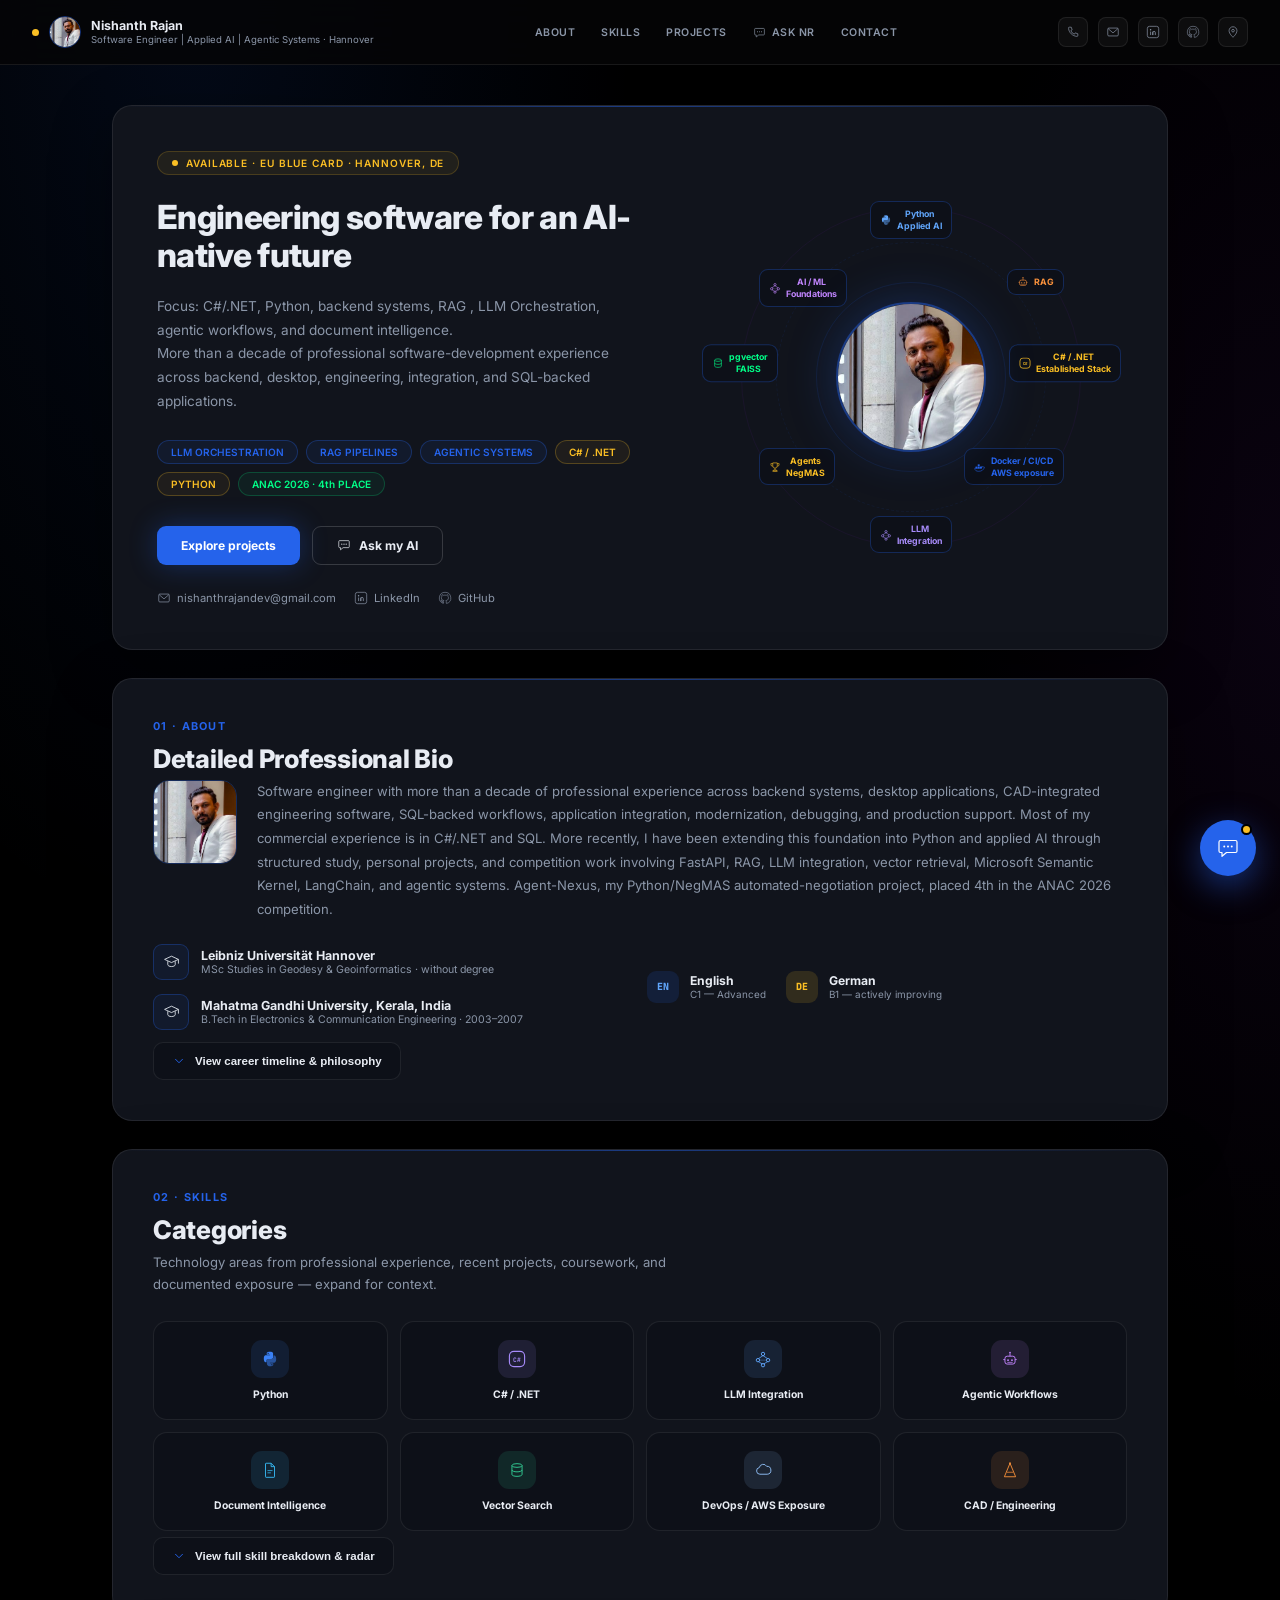
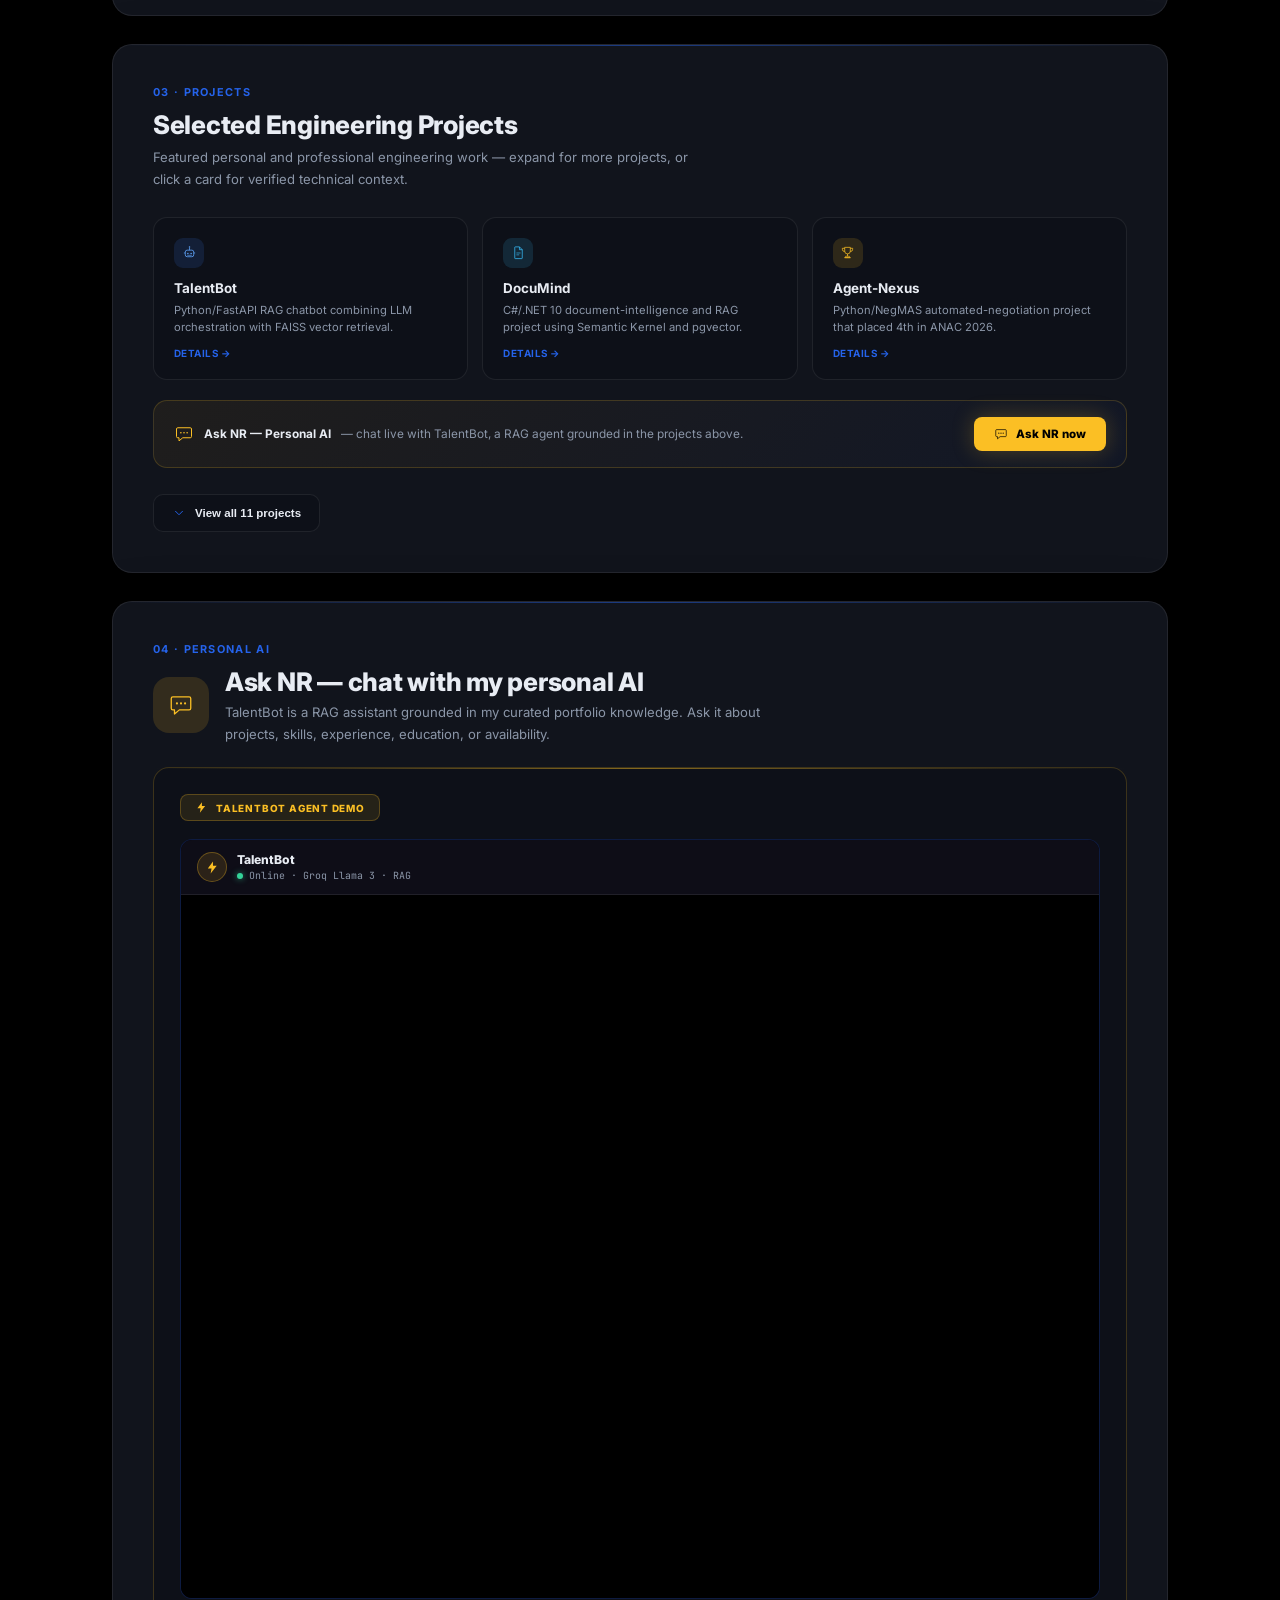
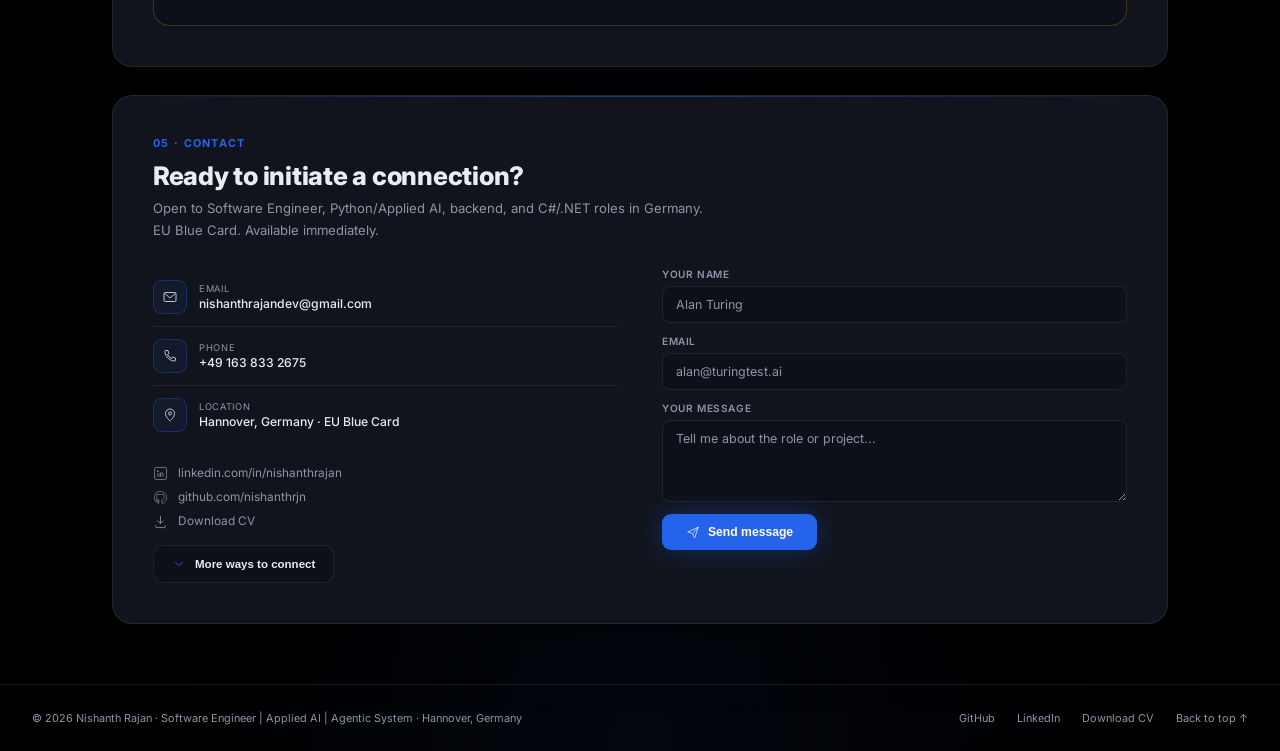
<file: index.html>
<!DOCTYPE html>
<html lang="en">
<head>
<meta charset="UTF-8">
<meta name="viewport" content="width=device-width,initial-scale=1.0">
<title>Nishanth Rajan — Software Engineer | Backend & Applied AI</title>
<meta name="description" content="Nishanth Rajan — Software Engineer in Hannover with professional C#/.NET, backend, SQL, CAD/engineering-software experience and current hands-on work in Python, RAG, LLM integration and agentic systems.">
<link href="https://fonts.googleapis.com/css2?family=Inter:wght@300;400;500;600;700;800;900&family=JetBrains+Mono:wght@400;500;600&display=swap" rel="stylesheet">
<link rel="stylesheet" href="/static/css/portfolio.css">
</head>
<body>

<!-- ═══════════ ICON SPRITE SHEET (custom-drawn, currentColor) ═══════════ -->
<svg style="display:none" aria-hidden="true">
<defs>
<symbol id="i-python" viewBox="0 0 32 32"><path fill="currentColor" d="M16 3c-6.2 0-5.8 2.7-5.8 2.7v2.8h5.9v.8H8.4S5 9 5 15.2s3 6.5 3 6.5h1.8v-2.9s-.1-3 3-3h5.8s2.9.1 2.9-2.8V6.4S22 3 16 3zm-3.3 2c.6 0 1 .5 1 1s-.4 1-1 1-1-.5-1-1 .4-1 1-1z"/><path fill="currentColor" opacity=".55" d="M16 29c6.2 0 5.8-2.7 5.8-2.7v-2.8h-5.9v-.8h7.7s3.4-.4 3.4-6.6-3-6.5-3-6.5h-1.8v2.9s.1 3-3 3H13.4s-2.9-.1-2.9 2.8v5.3S10 29 16 29zm3.3-2c-.6 0-1-.5-1-1s.4-1 1-1 1 .5 1 1-.4 1-1 1z"/></symbol>
<symbol id="i-dotnet" viewBox="0 0 32 32"><rect x="2.5" y="2.5" width="27" height="27" rx="8" fill="none" stroke="currentColor" stroke-width="2"/><text x="16" y="21" font-family="JetBrains Mono,monospace" font-size="11" font-weight="700" fill="currentColor" text-anchor="middle">C#</text></symbol>
<symbol id="i-llm" viewBox="0 0 32 32"><circle cx="16" cy="7" r="3" fill="none" stroke="currentColor" stroke-width="1.7"/><circle cx="7" cy="18" r="3" fill="none" stroke="currentColor" stroke-width="1.7"/><circle cx="25" cy="18" r="3" fill="none" stroke="currentColor" stroke-width="1.7"/><circle cx="16" cy="27" r="3" fill="none" stroke="currentColor" stroke-width="1.7"/><line x1="16" y1="10" x2="7.8" y2="15.4" stroke="currentColor" stroke-width="1.4"/><line x1="16" y1="10" x2="24.2" y2="15.4" stroke="currentColor" stroke-width="1.4"/><line x1="7.8" y1="20.6" x2="15" y2="25" stroke="currentColor" stroke-width="1.4"/><line x1="24.2" y1="20.6" x2="17" y2="25" stroke="currentColor" stroke-width="1.4"/><line x1="10" y1="18" x2="22" y2="18" stroke="currentColor" stroke-width="1.2" opacity=".5"/></symbol>
<symbol id="i-agent" viewBox="0 0 32 32"><rect x="7" y="11" width="18" height="14" rx="4" fill="none" stroke="currentColor" stroke-width="1.7"/><circle cx="12.5" cy="18" r="1.6" fill="currentColor"/><circle cx="19.5" cy="18" r="1.6" fill="currentColor"/><path d="M12 22h8" stroke="currentColor" stroke-width="1.3" stroke-linecap="round"/><line x1="16" y1="11" x2="16" y2="6" stroke="currentColor" stroke-width="1.6"/><circle cx="16" cy="4.5" r="1.6" fill="currentColor"/><line x1="7" y1="17" x2="4" y2="17" stroke="currentColor" stroke-width="1.6"/><line x1="25" y1="17" x2="28" y2="17" stroke="currentColor" stroke-width="1.6"/></symbol>
<symbol id="i-doc" viewBox="0 0 32 32"><path d="M9 4h9l6 6v18a1 1 0 0 1-1 1H9a1 1 0 0 1-1-1V5a1 1 0 0 1 1-1z" fill="none" stroke="currentColor" stroke-width="1.6"/><path d="M18 4v6h6" fill="none" stroke="currentColor" stroke-width="1.6"/><line x1="11.5" y1="17" x2="20.5" y2="17" stroke="currentColor" stroke-width="1.3"/><line x1="11.5" y1="21" x2="17.5" y2="21" stroke="currentColor" stroke-width="1.3"/></symbol>
<symbol id="i-vector" viewBox="0 0 32 32"><ellipse cx="16" cy="8" rx="9" ry="3.3" fill="none" stroke="currentColor" stroke-width="1.6"/><path d="M7 8v16c0 1.8 4 3.3 9 3.3s9-1.5 9-3.3V8" fill="none" stroke="currentColor" stroke-width="1.6"/><path d="M7 16c0 1.8 4 3.3 9 3.3s9-1.5 9-3.3" fill="none" stroke="currentColor" stroke-width="1.6"/></symbol>
<symbol id="i-cloud" viewBox="0 0 32 32"><path d="M10.5 23.5a6 6 0 0 1-1-11.9 7 7 0 0 1 13-2.1 5.5 5.5 0 0 1 1 14H10.5z" fill="none" stroke="currentColor" stroke-width="1.6"/></symbol>
<symbol id="i-cad" viewBox="0 0 32 32"><path d="M16 4l10 24H6z" fill="none" stroke="currentColor" stroke-width="1.6"/><line x1="10.5" y1="20" x2="21.5" y2="20" stroke="currentColor" stroke-width="1.3"/><circle cx="16" cy="4" r="1.6" fill="currentColor"/></symbol>
<symbol id="i-search" viewBox="0 0 32 32"><circle cx="14" cy="14" r="8" fill="none" stroke="currentColor" stroke-width="1.7"/><line x1="20" y1="20" x2="27" y2="27" stroke="currentColor" stroke-width="1.9" stroke-linecap="round"/></symbol>
<symbol id="i-git" viewBox="0 0 32 32"><circle cx="9" cy="8" r="2.6" fill="none" stroke="currentColor" stroke-width="1.6"/><circle cx="9" cy="24" r="2.6" fill="none" stroke="currentColor" stroke-width="1.6"/><circle cx="23" cy="16" r="2.6" fill="none" stroke="currentColor" stroke-width="1.6"/><path d="M9 10.6v10.8" stroke="currentColor" stroke-width="1.5"/><path d="M9 13c0 4 5 3.5 5 0" stroke="currentColor" stroke-width="1.5" fill="none"/><path d="M14 13v.5A5 5 0 0 0 19 18h1.3" stroke="currentColor" stroke-width="1.5" fill="none"/></symbol>
<symbol id="i-docker" viewBox="0 0 32 32"><rect x="4" y="15" width="5" height="5" fill="currentColor"/><rect x="10" y="15" width="5" height="5" fill="currentColor"/><rect x="16" y="15" width="5" height="5" fill="currentColor"/><rect x="10" y="9" width="5" height="5" fill="currentColor"/><path d="M2 20c0 4.5 4 7.5 10.5 7.5 8 0 13.5-4 15.5-11-1.4-1-3.4-1-4.7-.3-.4-1.3-1.6-2.3-1.6-2.3s-2 2-1.1 4.5c-.6.3-1.9.8-3.6.8H2z" fill="none" stroke="currentColor" stroke-width="1.4"/></symbol>
<symbol id="i-jenkins" viewBox="0 0 32 32"><circle cx="16" cy="16" r="6.4" fill="none" stroke="currentColor" stroke-width="1.7"/><g stroke="currentColor" stroke-width="1.7"><line x1="16" y1="3" x2="16" y2="6.4"/><line x1="16" y1="25.6" x2="16" y2="29"/><line x1="3" y1="16" x2="6.4" y2="16"/><line x1="25.6" y1="16" x2="29" y2="16"/><line x1="6.5" y1="6.5" x2="8.9" y2="8.9"/><line x1="23.1" y1="23.1" x2="25.5" y2="25.5"/><line x1="25.5" y1="6.5" x2="23.1" y2="8.9"/><line x1="8.9" y1="23.1" x2="6.5" y2="25.5"/></g></symbol>
<symbol id="i-github" viewBox="0 0 32 32"><path d="M16 3a13 13 0 0 0-4.1 25.3c.6.1.9-.3.9-.6v-2.3c-3.6.8-4.4-1.6-4.4-1.6-.6-1.5-1.4-1.9-1.4-1.9-1.2-.8.1-.8.1-.8 1.3.1 1.9 1.3 1.9 1.3 1.2 2 3.1 1.4 3.8 1.1.1-.9.5-1.4.8-1.7-2.9-.3-5.9-1.4-5.9-6.4 0-1.4.5-2.6 1.3-3.5-.1-.3-.6-1.6.1-3.4 0 0 1.1-.3 3.5 1.3a12 12 0 0 1 6.4 0c2.4-1.6 3.5-1.3 3.5-1.3.7 1.8.2 3.1.1 3.4.8.9 1.3 2.1 1.3 3.5 0 5-3 6.1-5.9 6.4.5.4.9 1.2.9 2.5v3.6c0 .3.3.7.9.6A13 13 0 0 0 16 3z" fill="none" stroke="currentColor" stroke-width="1.3" stroke-linejoin="round"/></symbol>
<symbol id="i-aws" viewBox="0 0 32 32"><path d="M10.5 23.5a6 6 0 0 1-1-11.9 7 7 0 0 1 13-2.1 5.5 5.5 0 0 1 1 14H10.5z" fill="none" stroke="currentColor" stroke-width="1.6"/><path d="M9 27c5 2.4 10 2.4 15 0" stroke="currentColor" stroke-width="1.3" fill="none" stroke-linecap="round"/><path d="M22 25.5l2 1-1 2" stroke="currentColor" stroke-width="1.3" fill="none" stroke-linecap="round" stroke-linejoin="round"/></symbol>
<symbol id="i-pencil" viewBox="0 0 32 32"><path d="M6 26l1.3-5.6L20 7.7a2 2 0 0 1 2.8 0l1.5 1.5a2 2 0 0 1 0 2.8L11.6 24.7 6 26z" fill="none" stroke="currentColor" stroke-width="1.6" stroke-linejoin="round"/><line x1="18" y1="9.7" x2="22.3" y2="14" stroke="currentColor" stroke-width="1.6"/></symbol>
<symbol id="i-cube" viewBox="0 0 32 32"><path d="M16 4l11 6v12l-11 6-11-6V10z" fill="none" stroke="currentColor" stroke-width="1.6" stroke-linejoin="round"/><path d="M5 10l11 6 11-6M16 16v12" stroke="currentColor" stroke-width="1.4" fill="none"/></symbol>
<symbol id="i-mail" viewBox="0 0 32 32"><rect x="4" y="7" width="24" height="18" rx="2.5" fill="none" stroke="currentColor" stroke-width="1.6"/><path d="M5 8.5L16 18l11-9.5" fill="none" stroke="currentColor" stroke-width="1.6"/></symbol>
<symbol id="i-phone" viewBox="0 0 32 32"><path d="M8 5h4l2 6-3 2a14 14 0 0 0 8 8l2-3 6 2v4a2 2 0 0 1-2.2 2C15 25.5 6.5 17 6 8.2A2 2 0 0 1 8 5z" fill="none" stroke="currentColor" stroke-width="1.6" stroke-linejoin="round"/></symbol>
<symbol id="i-linkedin" viewBox="0 0 32 32"><rect x="3" y="3" width="26" height="26" rx="5" fill="none" stroke="currentColor" stroke-width="1.6"/><circle cx="10.5" cy="11" r="1.7" fill="currentColor"/><line x1="10.5" y1="15" x2="10.5" y2="23" stroke="currentColor" stroke-width="1.8"/><path d="M15.5 23v-5.5c0-2 1.3-3 3-3s2.8 1 2.8 3V23" stroke="currentColor" stroke-width="1.8" fill="none"/><line x1="15.5" y1="15" x2="15.5" y2="23" stroke="currentColor" stroke-width="1.8"/></symbol>
<symbol id="i-location" viewBox="0 0 32 32"><path d="M16 4c-5 0-9 4-9 9 0 7 9 15 9 15s9-8 9-15c0-5-4-9-9-9z" fill="none" stroke="currentColor" stroke-width="1.6" stroke-linejoin="round"/><circle cx="16" cy="13" r="3" fill="none" stroke="currentColor" stroke-width="1.6"/></symbol>
<symbol id="i-download" viewBox="0 0 32 32"><path d="M16 4v16" stroke="currentColor" stroke-width="1.8"/><path d="M9.5 14L16 20.5 22.5 14" fill="none" stroke="currentColor" stroke-width="1.8" stroke-linejoin="round"/><path d="M6 24v3a2 2 0 0 0 2 2h16a2 2 0 0 0 2-2v-3" fill="none" stroke="currentColor" stroke-width="1.8"/></symbol>
<symbol id="i-grad" viewBox="0 0 32 32"><path d="M16 6L3 12l13 6 13-6z" fill="none" stroke="currentColor" stroke-width="1.6" stroke-linejoin="round"/><path d="M9 15.5V22c0 1.8 3.1 3.5 7 3.5s7-1.7 7-3.5v-6.5" fill="none" stroke="currentColor" stroke-width="1.6"/><line x1="29" y1="12" x2="29" y2="20" stroke="currentColor" stroke-width="1.6"/></symbol>
<symbol id="i-card" viewBox="0 0 32 32"><rect x="3" y="7" width="26" height="18" rx="3" fill="none" stroke="currentColor" stroke-width="1.6"/><line x1="3" y1="13" x2="29" y2="13" stroke="currentColor" stroke-width="1.6"/><line x1="7" y1="19" x2="14" y2="19" stroke="currentColor" stroke-width="1.6"/></symbol>
<symbol id="i-arrow-right" viewBox="0 0 32 32"><line x1="5" y1="16" x2="26" y2="16" stroke="currentColor" stroke-width="2" stroke-linecap="round"/><path d="M19 8l8 8-8 8" fill="none" stroke="currentColor" stroke-width="2" stroke-linecap="round" stroke-linejoin="round"/></symbol>
<symbol id="i-user" viewBox="0 0 32 32"><circle cx="16" cy="10" r="5.5" fill="none" stroke="currentColor" stroke-width="1.7"/><path d="M5 27c1.5-6 6-9 11-9s9.5 3 11 9" fill="none" stroke="currentColor" stroke-width="1.7" stroke-linecap="round"/></symbol>
<symbol id="i-chart" viewBox="0 0 32 32"><line x1="6" y1="27" x2="26" y2="27" stroke="currentColor" stroke-width="1.7"/><rect x="8" y="18" width="4" height="9" fill="none" stroke="currentColor" stroke-width="1.6"/><rect x="14" y="12" width="4" height="15" fill="none" stroke="currentColor" stroke-width="1.6"/><rect x="20" y="6" width="4" height="21" fill="none" stroke="currentColor" stroke-width="1.6"/></symbol>
<symbol id="i-grid" viewBox="0 0 32 32"><rect x="5" y="5" width="9" height="9" rx="1.5" fill="none" stroke="currentColor" stroke-width="1.6"/><rect x="18" y="5" width="9" height="9" rx="1.5" fill="none" stroke="currentColor" stroke-width="1.6"/><rect x="5" y="18" width="9" height="9" rx="1.5" fill="none" stroke="currentColor" stroke-width="1.6"/><rect x="18" y="18" width="9" height="9" rx="1.5" fill="none" stroke="currentColor" stroke-width="1.6"/></symbol>
<symbol id="i-send" viewBox="0 0 32 32"><path d="M4 16l24-11-8 24-5-9-9-4z" fill="none" stroke="currentColor" stroke-width="1.6" stroke-linejoin="round"/><line x1="15" y1="20" x2="28" y2="5" stroke="currentColor" stroke-width="1.4"/></symbol>
<symbol id="i-bolt" viewBox="0 0 32 32"><path d="M17 3L6 18h8l-2 11 13-17h-8z" fill="currentColor"/></symbol>
<symbol id="i-trophy" viewBox="0 0 32 32"><path d="M10 5h12v8a6 6 0 0 1-12 0z" fill="none" stroke="currentColor" stroke-width="1.6"/><path d="M10 7H5v2a5 5 0 0 0 5 5M22 7h5v2a5 5 0 0 1-5 5" fill="none" stroke="currentColor" stroke-width="1.6"/><line x1="16" y1="19" x2="16" y2="24" stroke="currentColor" stroke-width="1.6"/><path d="M10 27h12" stroke="currentColor" stroke-width="1.6" stroke-linecap="round"/><path d="M12 24h8l1 3H11z" fill="none" stroke="currentColor" stroke-width="1.4"/></symbol>
<symbol id="i-target" viewBox="0 0 32 32"><circle cx="16" cy="16" r="11" fill="none" stroke="currentColor" stroke-width="1.6"/><circle cx="16" cy="16" r="6.5" fill="none" stroke="currentColor" stroke-width="1.6"/><circle cx="16" cy="16" r="2" fill="currentColor"/></symbol>
<symbol id="i-hospital" viewBox="0 0 32 32"><rect x="5" y="9" width="22" height="18" rx="1.5" fill="none" stroke="currentColor" stroke-width="1.6"/><path d="M16 3v6M13 6h6" stroke="currentColor" stroke-width="1.6"/><line x1="16" y1="14" x2="16" y2="22" stroke="currentColor" stroke-width="1.7"/><line x1="12" y1="18" x2="20" y2="18" stroke="currentColor" stroke-width="1.7"/></symbol>
<symbol id="i-hotel" viewBox="0 0 32 32"><path d="M5 27V10l11-6 11 6v17" fill="none" stroke="currentColor" stroke-width="1.6" stroke-linejoin="round"/><rect x="13" y="18" width="6" height="9" fill="none" stroke="currentColor" stroke-width="1.5"/><line x1="9" y1="15" x2="9" y2="15.1" stroke="currentColor" stroke-width="2.4" stroke-linecap="round"/><line x1="23" y1="15" x2="23" y2="15.1" stroke="currentColor" stroke-width="2.4" stroke-linecap="round"/></symbol>
<symbol id="i-microscope" viewBox="0 0 32 32"><path d="M13 27h10M15 27v-4M20 6l-9 9a3 3 0 0 0 4 4l9-9" fill="none" stroke="currentColor" stroke-width="1.6" stroke-linejoin="round"/><circle cx="21.5" cy="7.5" r="2.5" fill="none" stroke="currentColor" stroke-width="1.5"/><path d="M8 23a4 4 0 1 0 6-6" fill="none" stroke="currentColor" stroke-width="1.6"/></symbol>
<symbol id="i-chat" viewBox="0 0 32 32"><path d="M6 6h20a2 2 0 0 1 2 2v12a2 2 0 0 1-2 2H14l-6 5v-5H6a2 2 0 0 1-2-2V8a2 2 0 0 1 2-2z" fill="none" stroke="currentColor" stroke-width="1.6" stroke-linejoin="round"/><circle cx="11" cy="14" r="1.3" fill="currentColor"/><circle cx="16" cy="14" r="1.3" fill="currentColor"/><circle cx="21" cy="14" r="1.3" fill="currentColor"/></symbol>
<symbol id="i-close" viewBox="0 0 32 32"><line x1="8" y1="8" x2="24" y2="24" stroke="currentColor" stroke-width="2.2" stroke-linecap="round"/><line x1="24" y1="8" x2="8" y2="24" stroke="currentColor" stroke-width="2.2" stroke-linecap="round"/></symbol>
<symbol id="i-chevron" viewBox="0 0 32 32"><path d="M8 12l8 8 8-8" fill="none" stroke="currentColor" stroke-width="2.2" stroke-linecap="round" stroke-linejoin="round"/></symbol>
</defs>
</svg>

<!-- NAV -->
<nav>
  <a class="nav-logo" href="#hero">
    <div class="nav-dot"></div>
    <img class="nav-photo" id="navPhoto" src="/static/photo.jpeg" alt="NR">
    <div class="nav-id"><span class="nav-name" id="navName"></span><span class="nav-role" id="navRole"></span></div>
  </a>
  <ul class="nav-links">
    <li><a href="#about">ABOUT</a></li>
    <li><a href="#skills">SKILLS</a></li>
    <li><a href="#projects">PROJECTS</a></li>
    <li><a href="#chatbot"><svg class="ic"><use href="#i-chat"/></svg>ASK NR</a></li>
    <li><a href="#contact">CONTACT</a></li>
  </ul>
  <div class="nav-strip" id="navStrip"></div>
</nav>

<!-- ═══════════ HERO ═══════════ -->
<section id="hero">
  <div class="wrap">
    <div class="panel hero-panel rv">
      <div class="hero-grid">
        <div class="hero-left">
          <div class="hero-status"><div class="hero-status-dot"></div><span id="heroStatusText"></span></div>
          <h1 class="hero-h1" id="heroH1"></h1>
          <p class="hero-sub" id="heroSub"></p>
          <div class="hero-pills" id="heroPills"></div>
          <div class="hero-btns">
            <a href="#projects" class="btn-fill">Explore projects</a>
            <a href="#chatbot" class="btn-ghost"><svg class="ic" style="width:14px;height:14px"><use href="#i-chat"/></svg>Ask my AI</a>
          </div>
          <div class="hero-contacts" id="heroContacts"></div>
        </div>
        <div class="hero-illust">
          <div class="orbit o1"></div><div class="orbit o2"></div><div class="orbit o3"></div>
          <img class="hero-photo" id="heroPhoto" src="/static/photo.jpeg" alt="Nishanth Rajan">
          <div id="heroTechNodes"></div>
        </div>
      </div>
    </div>
  </div>
</section>

<!-- ═══════════ ABOUT ═══════════ -->
<section id="about">
  <div class="wrap">
    <div class="panel rv">
      <div class="eyebrow">01 · ABOUT</div>
      <div class="p-h2">Detailed Professional Bio</div>
      <div class="about-top">
        <img class="about-photo" id="aboutPhoto" src="/static/photo.jpeg" alt="Nishanth Rajan">
        <p class="about-bio" id="aboutBio"></p>
      </div>

      <div class="about-quickrow" style="margin-top:22px">
        <div class="edu-list" id="eduRow"></div>
        <div class="lang-row" id="langRow" style="flex-direction:row;gap:20px"></div>
      </div>

      <button class="expand-toggle" onclick="toggleExpand(this,'about-more')">
        <svg class="ic"><use href="#i-chevron"/></svg>
        <span class="toggle-label">View career timeline &amp; philosophy</span>
      </button>
      <div class="expand-body" id="about-more">
        <div class="block-title" style="margin-top:6px">Career Timeline</div>
        <div class="timeline" id="timeline"></div>

        <div class="block-title">Philosophy</div>
        <p class="about-phil" id="aboutPhil"></p>
      </div>
    </div>
  </div>
</section>

<!-- ═══════════ SKILLS ═══════════ -->
<section id="skills">
  <div class="wrap">
    <div class="panel rv">
      <div class="eyebrow">02 · SKILLS</div>
      <div class="p-h2">Categories</div>
      <p class="p-sub">Technology areas from professional experience, recent projects, coursework, and documented exposure — expand for context.</p>

      <div class="spectrum-grid" id="spectrumGrid"></div>

      <button class="expand-toggle" onclick="toggleExpand(this,'skills-more')">
        <svg class="ic"><use href="#i-chevron"/></svg>
        <span class="toggle-label">View full skill breakdown &amp; radar</span>
      </button>
      <div class="expand-body" id="skills-more">
        <div class="skills-grid" id="skillsGrid" style="margin-top:6px"></div>

        <div class="radar-panel">
          <h4>PORTFOLIO FOCUS VISUALIZATION</h4>
          <canvas id="radarChart" width="320" height="320"></canvas>
          <p class="p-sub" style="font-size:12px;margin-top:8px">Illustrative portfolio focus only — not a validated proficiency score.</p>
          <div class="radar-legend" id="radarLegend"></div>
        </div>
      </div>
    </div>
  </div>
</section>

<!-- ═══════════ PROJECTS ═══════════ -->
<section id="projects">
  <div class="wrap">
    <div class="panel rv">
      <div class="eyebrow">03 · PROJECTS</div>
      <div class="p-h2">Selected Engineering Projects</div>
      <p class="p-sub">Featured personal and professional engineering work — expand for more projects, or click a card for verified technical context.</p>

      <div class="feat-grid" id="featGrid"></div>

      <div class="agent-teaser">
        <div class="agent-teaser-text"><svg class="ic" style="color:var(--yellow)"><use href="#i-chat"/></svg><b>Ask NR — Personal AI</b> — chat live with TalentBot, a RAG agent grounded in the projects above.</div>
        <a href="#chatbot" class="btn-yellow"><svg class="ic"><use href="#i-chat"/></svg>Ask NR now</a>
      </div>

      <button class="expand-toggle" onclick="toggleExpand(this,'projects-more')">
        <svg class="ic"><use href="#i-chevron"/></svg>
        <span class="toggle-label" id="projectsToggleLabel">View all projects</span>
      </button>
      <div class="expand-body" id="projects-more">
        <div class="block-title" style="margin-top:6px">Filter by Category</div>
        <div class="proj-tabs">
          <button class="proj-tab active" onclick="switchTab('ai', event)">AI</button>
          <button class="proj-tab" onclick="switchTab('net', event)">.NET</button>
          <button class="proj-tab" onclick="switchTab('cad', event)">CAD</button>
        </div>

        <div class="proj-section active" id="tab-ai">
          <div class="proj-grid" id="projGrid-ai"></div>
        </div>

        <div class="proj-section" id="tab-net">
          <div class="proj-grid" id="projGrid-net"></div>
        </div>

        <div class="proj-section" id="tab-cad">
          <div class="proj-grid" id="projGrid-cad"></div>
        </div>

        <div class="hist-title">ALL HISTORICAL PROJECTS</div>
        <div class="hist-grid" id="histGrid"></div>
      </div>
    </div>
  </div>
</section>

<!-- ═══════════ ASK NR / CHATBOT ═══════════ -->
<section id="chatbot">
  <div class="wrap">
    <div class="panel rv">
      <div class="eyebrow">04 · PERSONAL AI</div>
      <div class="agent-intro">
        <div class="ibadge lg" style="background:rgba(251,191,36,0.14);color:var(--yellow)"><svg class="ic"><use href="#i-chat"/></svg></div>
        <div>
          <div class="p-h2" style="margin-bottom:4px">Ask NR — chat with my personal AI</div>
          <p class="p-sub" style="margin-bottom:0">TalentBot is a RAG assistant grounded in my curated portfolio knowledge. Ask it about projects, skills, experience, education, or availability.</p>
        </div>
      </div>

      <!-- Chat is always directly visible — never gated behind a click.
           The agent itself is a separate Hugging Face Space (Gradio,
           Groq/RAG); GitHub Pages can only serve static files, so it's
           embedded via a plain iframe wrapped in our own header chrome so
           it reads as part of the page rather than a bare embed. -->
      <div class="agent-panel" style="margin-top:22px">
        <div class="agent-badge"><svg class="ic"><use href="#i-bolt"/></svg>TALENTBOT AGENT DEMO</div>
        <div class="hf-embed hf-embed-main">
          <div class="chat-head">
            <div class="chat-head-avatar"><svg class="ic"><use href="#i-bolt"/></svg></div>
            <div>
              <div class="chat-head-name">TalentBot</div>
              <div class="chat-head-status"><span class="status-dot"></span>Online · Groq Llama 3 · RAG</div>
            </div>
          </div>
          <iframe class="hf-frame" src="https://nishanthrajan-talentbot.hf.space" title="TalentBot chat" loading="lazy"></iframe>
        </div>
      </div>
    </div>
  </div>
</section>

<!-- ═══════════ CONTACT ═══════════ -->
<section id="contact">
  <div class="wrap">
    <div class="panel rv">
      <div class="eyebrow">05 · CONTACT</div>
      <div class="p-h2">Ready to initiate a connection?</div>
      <p class="p-sub">Open to Software Engineer, Python/Applied AI, backend, and C#/.NET roles in Germany. EU Blue Card. Available immediately.</p>

      <div class="contact-layout">
        <div>
          <div class="contact-info-list" id="contactInfoList"></div>
          <div class="social-list" id="socialList" style="margin-bottom:10px"></div>

          <button class="expand-toggle" onclick="toggleExpand(this,'contact-more')">
            <svg class="ic"><use href="#i-chevron"/></svg>
            <span class="toggle-label">More ways to connect</span>
          </button>
          <div class="expand-body" id="contact-more">
            <div class="local-row" id="localRow" style="margin-top:6px"></div>
            <div class="block-title">Booking Calendar</div>
            <div class="cal-widget">
              <div class="cal-head" id="calHead"></div>
              <div class="cal-grid" id="calGrid"></div>
            </div>
          </div>
        </div>
        <div>
          <form class="cform" id="contactForm" onsubmit="handleForm(event)">
            <div class="fg"><label>YOUR NAME</label><input type="text" placeholder="Alan Turing"></div>
            <div class="fg"><label>EMAIL</label><input type="email" placeholder="alan@turingtest.ai"></div>
            <div class="fg"><label>YOUR MESSAGE</label><textarea id="contactMessage" rows="4" placeholder="Tell me about the role or project..."></textarea></div>
            <button type="submit" class="btn-fill" style="align-self:flex-start"><svg class="ic" style="width:14px;height:14px"><use href="#i-send"/></svg>Send message</button>
          </form>
        </div>
      </div>
    </div>
  </div>
</section>

<!-- FOOTER -->
<footer>
  <span id="footerCopyright"></span>
  <div class="footer-links" id="footerLinks"></div>
</footer>

<!-- PROJECT MODAL -->
<div class="proj-modal-overlay" id="modalOverlay" onclick="closeModalOutside(event)">
  <div class="proj-modal" id="modalBox">
    <button class="pm-close" onclick="closeModal()">✕</button>
    <div class="pm-header">
      <div class="ibadge" id="mIconWrap" style="width:48px;height:48px;background:rgba(37,99,235,0.14);color:#60a5fa"><svg class="ic" id="mIcon" style="width:22px;height:22px"><use href="#i-agent"/></svg></div>
      <div>
        <div class="pm-title" id="mTitle">Project Title</div>
        <div class="pm-sub" id="mSub">Category</div>
        <div id="mBadge"></div>
      </div>
    </div>
    <div class="pm-body" id="mBody"></div>
  </div>
</div>

<!-- PERSISTENT SIDE CHAT + CONTACT -->
<button class="side-fab" id="sideFab" onclick="toggleSidePanel()" aria-label="Open chat and contact">
  <svg class="ic chat-ic"><use href="#i-chat"/></svg>
  <svg class="ic close-ic"><use href="#i-close"/></svg>
  <div class="side-fab-dot"></div>
</button>

<div class="side-panel" id="sidePanel">
  <div class="side-panel-head">
    <div class="side-panel-title"><svg class="ic"><use href="#i-bolt"/></svg>Ask NR &amp; Contact</div>
    <button class="side-panel-close" onclick="toggleSidePanel(false)"><svg class="ic" style="width:12px;height:12px"><use href="#i-close"/></svg></button>
  </div>
  <div class="side-panel-tabs">
    <button class="side-tab-btn active" onclick="switchSideTab('chat', event)"><svg class="ic"><use href="#i-chat"/></svg>Chat</button>
    <button class="side-tab-btn" onclick="switchSideTab('contact', event)"><svg class="ic"><use href="#i-mail"/></svg>Contact</button>
  </div>
  <div class="side-panel-body">
    <div class="side-tab-content active" id="side-chat">
      <div class="hf-embed hf-embed-side">
        <div class="chat-head chat-head-sm">
          <div class="chat-head-avatar"><svg class="ic"><use href="#i-bolt"/></svg></div>
          <div>
            <div class="chat-head-name">TalentBot</div>
            <div class="chat-head-status"><span class="status-dot"></span>Online</div>
          </div>
        </div>
        <iframe class="hf-frame" src="https://nishanthrajan-talentbot.hf.space" title="TalentBot chat" loading="lazy"></iframe>
      </div>
    </div>
    <div class="side-tab-content" id="side-contact">
      <div id="sideContactList"></div>
      <div class="side-quick-row" id="sideQuickRow"></div>
      <a class="side-contact-jump" href="#contact" onclick="toggleSidePanel(false)">Jump to full Contact section →</a>
    </div>
  </div>
</div>

<script type="module" src="/static/js/main.js"></script>
</body>
</html>
</file>
<file: static/css/portfolio.css>
*,*::before,*::after{box-sizing:border-box;margin:0;padding:0}
:root{
  --bg:#000000;
  --card:#11141c;
  --card2:#0d1018;
  --blue:#2563EB;
  --blue3:rgba(37,99,235,0.08);
  --yellow:#FBBF24;
  --green:#00FF88;
  --purple:#7E22CE;
  --orange:#fb923c;
  --white:#E8ECF3;
  --gray:#8B96A8;
  --border:rgba(255,255,255,0.08);
  --border-blue:rgba(37,99,235,0.3);
  --font:'Inter',sans-serif;
  --mono:'JetBrains Mono',monospace;
  --radius:20px;
}
html{scroll-behavior:smooth}
body{
  background:
    radial-gradient(ellipse 60% 40% at 15% 0%,rgba(37,99,235,0.10) 0%,transparent 60%),
    radial-gradient(ellipse 50% 35% at 100% 15%,rgba(126,34,206,0.08) 0%,transparent 60%),
    radial-gradient(ellipse 60% 40% at 50% 100%,rgba(37,99,235,0.06) 0%,transparent 60%),
    var(--bg);
  color:var(--white);font-family:var(--font);overflow-x:hidden;min-height:100vh;
}
a{color:inherit}
.ic{width:20px;height:20px;display:block;flex-shrink:0}
.wrap{max-width:1120px;margin:0 auto;padding:0 32px}
section{scroll-margin-top:92px}
.panel{
  background:var(--card);border:1px solid var(--border);
  border-radius:var(--radius);padding:40px;
  box-shadow:0 20px 60px rgba(0,0,0,0.35);
  position:relative;overflow:hidden;margin-top:28px;
}
.panel::before{
  content:'';position:absolute;top:0;left:0;right:0;height:1px;
  background:linear-gradient(90deg,transparent,rgba(37,99,235,0.5),transparent);
}
.eyebrow{font-size:0.68rem;font-weight:700;letter-spacing:0.12em;color:var(--blue);margin-bottom:10px}
.p-h2{font-size:clamp(1.25rem,2vw,1.7rem);font-weight:800;letter-spacing:-0.01em;margin-bottom:6px}
.p-sub{font-size:0.82rem;color:var(--gray);line-height:1.7;max-width:560px;margin-bottom:26px}

/* ═══════════════════ NAV ═══════════════════ */
nav{
  position:sticky;top:0;z-index:200;padding:16px 32px;
  display:flex;align-items:center;justify-content:space-between;flex-wrap:wrap;gap:14px;
  background:rgba(5,5,7,0.85);backdrop-filter:blur(20px);border-bottom:1px solid var(--border);
}
.nav-logo{display:flex;align-items:center;gap:10px;cursor:pointer;background:none;border:none;text-decoration:none}
.nav-dot{width:7px;height:7px;background:var(--yellow);border-radius:50%;animation:blink 2s ease-in-out infinite}
@keyframes blink{0%,100%{opacity:1}50%{opacity:0.2}}
.nav-photo{width:32px;height:32px;border-radius:50%;object-fit:cover;object-position:center top;border:1.5px solid rgba(37,99,235,0.5)}
.nav-id{display:flex;flex-direction:column;line-height:1.15;text-align:left}
.nav-name{font-size:0.78rem;font-weight:700;color:var(--white)}
.nav-role{font-size:0.6rem;color:var(--gray)}
.nav-links{display:flex;gap:2px;list-style:none;flex-wrap:wrap}
.nav-links a{font-size:0.66rem;font-weight:600;color:var(--gray);letter-spacing:0.05em;text-decoration:none;padding:9px 12px;border-radius:8px;transition:all .2s;display:flex;align-items:center;gap:6px}
.nav-links a .ic{width:13px;height:13px}
.nav-links a:hover{color:var(--white)}
.nav-strip{display:flex;align-items:center;gap:10px}
.nav-icon{
  width:30px;height:30px;border-radius:8px;display:flex;align-items:center;justify-content:center;
  background:rgba(255,255,255,0.04);border:1px solid var(--border);color:var(--gray);text-decoration:none;transition:all .2s;
}
.nav-icon .ic{width:14px;height:14px}
.nav-icon:hover{border-color:var(--border-blue);color:var(--white)}

/* ═══════════════════ HERO ═══════════════════ */
#hero{padding:40px 32px 0}
.hero-panel{padding:44px;margin-top:0}
.hero-grid{display:grid;grid-template-columns:1.15fr 1fr;gap:56px;align-items:center}
.hero-status{
  display:inline-flex;align-items:center;gap:8px;font-size:0.63rem;font-weight:600;letter-spacing:0.09em;
  color:var(--yellow);background:rgba(251,191,36,0.07);border:1px solid rgba(251,191,36,0.18);
  border-radius:20px;padding:5px 14px;margin-bottom:24px;
}
.hero-status-dot{width:6px;height:6px;background:var(--yellow);border-radius:50%;animation:blink 2s infinite}
.hero-h1{font-size:clamp(1.6rem,2.6vw,2.4rem);font-weight:800;line-height:1.14;letter-spacing:-0.02em;margin-bottom:20px}
.hero-sub{font-size:0.85rem;color:var(--gray);line-height:1.75;max-width:480px;margin-bottom:26px}
.hero-pills{display:flex;flex-wrap:wrap;gap:8px;margin-bottom:30px}
.pill{font-size:0.63rem;font-weight:600;padding:5px 13px;border-radius:20px;border:1px solid var(--border-blue);color:var(--blue);background:var(--blue3)}
.pill.y{border-color:rgba(251,191,36,0.25);color:var(--yellow);background:rgba(251,191,36,0.06)}
.pill.g{border-color:rgba(0,255,136,0.2);color:var(--green);background:rgba(0,255,136,0.05)}
.hero-btns{display:flex;gap:12px;flex-wrap:wrap;margin-bottom:26px}
.btn-fill{display:inline-flex;align-items:center;gap:8px;background:var(--blue);color:#fff;border:none;padding:11px 24px;border-radius:9px;font-size:0.76rem;font-weight:700;cursor:pointer;text-decoration:none;box-shadow:0 0 28px rgba(37,99,235,0.32);transition:transform .2s,box-shadow .2s}
.btn-fill:hover{transform:translateY(-2px);box-shadow:0 0 44px rgba(37,99,235,0.5)}
.btn-ghost{display:inline-flex;align-items:center;gap:8px;background:transparent;color:var(--white);border:1px solid rgba(255,255,255,0.16);padding:11px 24px;border-radius:9px;font-size:0.76rem;font-weight:700;cursor:pointer;text-decoration:none;transition:all .2s}
.btn-ghost:hover{border-color:var(--blue);color:var(--blue)}
.hero-contacts{display:flex;gap:18px;flex-wrap:wrap}
.hc-item{display:flex;align-items:center;gap:6px;font-size:0.7rem;color:var(--gray);text-decoration:none;transition:color .2s}
.hc-item .ic{width:14px;height:14px}
.hc-item:hover{color:var(--white)}

.hero-illust{position:relative;height:360px;display:flex;align-items:center;justify-content:center}
.orbit{position:absolute;border-radius:50%;border:1px solid rgba(37,99,235,0.12)}
.o1{width:190px;height:190px;animation:spin 26s linear infinite}
.o2{width:270px;height:270px;animation:spin 42s linear infinite reverse;border-style:dashed;border-color:rgba(37,99,235,0.08)}
.o3{width:340px;height:340px;animation:spin 66s linear infinite;border-color:rgba(126,34,206,0.08)}
@keyframes spin{from{transform:rotate(0deg)}to{transform:rotate(360deg)}}
.hero-photo{width:150px;height:150px;border-radius:50%;object-fit:cover;object-position:center top;border:2.5px solid rgba(37,99,235,0.5);box-shadow:0 0 50px rgba(37,99,235,0.28);position:relative;z-index:5;animation:glow-breathe 4s ease-in-out infinite}
@keyframes glow-breathe{0%,100%{box-shadow:0 0 34px rgba(37,99,235,0.28)}50%{box-shadow:0 0 66px rgba(37,99,235,0.5)}}
.t-node{position:absolute;z-index:4;background:var(--card2);border:1px solid var(--border-blue);border-radius:9px;padding:6px 9px;font-size:0.55rem;font-weight:700;text-align:center;line-height:1.35;color:var(--gray);white-space:nowrap;transition:all .25s;display:flex;align-items:center;gap:5px}
.t-node .ic{width:12px;height:12px}
.t-node:hover{border-color:var(--blue);color:var(--white);transform:scale(1.06)}
.tn1{top:4px;left:50%;transform:translateX(-50%);color:#60a5fa}
.tn2{top:46%;right:2px;transform:translateY(-50%);color:var(--yellow)}
.tn3{bottom:4px;left:50%;transform:translateX(-50%);color:#a78bfa}
.tn4{top:46%;left:2px;transform:translateY(-50%);color:var(--green)}
.tn5{top:20%;right:14%;color:var(--orange)}
.tn6{bottom:20%;right:14%;color:var(--blue)}
.tn7{bottom:20%;left:14%;color:var(--yellow)}
.tn8{top:20%;left:14%;color:#c084fc}

/* ═══════════════════ EXPAND / DISCLOSURE ═══════════════════ */
.expand-toggle{
  display:inline-flex;align-items:center;gap:9px;background:var(--card2);border:1px solid var(--border);
  border-radius:10px;padding:11px 18px;font-size:0.72rem;font-weight:700;color:var(--white);
  cursor:pointer;margin-top:6px;transition:all .2s;
}
.expand-toggle:hover{border-color:var(--border-blue)}
.expand-toggle .ic{width:14px;height:14px;transition:transform .25s;color:var(--blue)}
.expand-toggle.open .ic{transform:rotate(180deg)}
.expand-body{display:none;margin-top:24px}
.expand-body.open{display:block;animation:fadeSlideIn .35s ease}
@keyframes fadeSlideIn{from{opacity:0;transform:translateY(-8px)}to{opacity:1;transform:translateY(0)}}

/* ═══════════════════ ABOUT ═══════════════════ */
.about-top{display:flex;gap:20px;align-items:flex-start;margin-bottom:8px}
.about-photo{width:84px;height:84px;border-radius:16px;object-fit:cover;object-position:center top;border:1.5px solid var(--border-blue);flex-shrink:0}
.about-bio{font-size:0.82rem;color:var(--gray);line-height:1.8}
.about-quickrow{display:grid;grid-template-columns:1fr 1fr;gap:14px;margin-bottom:6px}
.block-title{font-size:0.68rem;font-weight:700;letter-spacing:0.1em;color:var(--blue);margin:26px 0 16px;display:flex;align-items:center;gap:9px}
.block-title::before{content:'';width:16px;height:1.5px;background:var(--blue)}
.timeline{display:flex;flex-direction:column}
.t-row{display:grid;grid-template-columns:20px 1fr;gap:14px;position:relative;padding-bottom:20px}
.t-row:last-child{padding-bottom:0}
.t-dotcol{display:flex;flex-direction:column;align-items:center}
.t-mark{width:9px;height:9px;border-radius:50%;background:var(--blue);border:2px solid rgba(37,99,235,0.25);flex-shrink:0;margin-top:3px}
.t-line{flex:1;width:1px;background:var(--border);margin-top:4px}
.t-row:last-child .t-line{display:none}
.t-co{font-size:0.82rem;font-weight:700}
.t-period{font-size:0.62rem;color:var(--gray);font-family:var(--mono);margin:2px 0}
.t-role{font-size:0.67rem;color:var(--yellow);margin:2px 0 4px}
.t-desc{font-size:0.72rem;color:var(--gray);line-height:1.6}
.about-phil{font-size:0.8rem;color:var(--gray);line-height:1.8}
.edu-list{display:flex;flex-direction:column;gap:14px}
.edu-row{display:flex;align-items:center;gap:12px}
.edu-icon{width:36px;height:36px;border-radius:9px;background:rgba(37,99,235,0.08);border:1px solid var(--border-blue);display:flex;align-items:center;justify-content:center;flex-shrink:0}
.edu-icon .ic{width:17px;height:17px}
.edu-name{font-size:0.78rem;font-weight:700}
.edu-sub{font-size:0.66rem;color:var(--gray)}
.lang-row{display:flex;flex-direction:column;gap:10px}
.lang-item{display:flex;align-items:center;gap:11px}
.lang-code{width:32px;height:32px;border-radius:9px;display:flex;align-items:center;justify-content:center;font-size:0.62rem;font-weight:800;font-family:var(--mono);flex-shrink:0}
.lang-name{font-size:0.76rem;font-weight:700}
.lang-level{font-size:0.62rem;color:var(--gray)}

/* ═══════════════════ SKILLS ═══════════════════ */
.spectrum-grid{display:grid;grid-template-columns:repeat(4,1fr);gap:12px}
.spectrum-card{background:var(--card2);border:1px solid var(--border);border-radius:14px;padding:18px 10px;text-align:center;transition:all .25s}
.spectrum-card:hover{border-color:var(--border-blue);transform:translateY(-3px)}
.spectrum-icon-badge{width:38px;height:38px;border-radius:11px;display:flex;align-items:center;justify-content:center;margin:0 auto 10px}
.spectrum-icon-badge .ic{width:18px;height:18px}
.spectrum-label{font-size:0.65rem;font-weight:700;color:var(--white)}
.skills-grid{display:grid;grid-template-columns:1fr 1fr;gap:14px;margin-bottom:26px}
.skill-card{background:var(--card2);border:1px solid var(--border);border-radius:14px;padding:20px}
.skill-card.wide{grid-column:1/-1}
.skill-card-title{font-size:0.74rem;font-weight:700;margin-bottom:14px;letter-spacing:0.02em}
.skill-list{list-style:none;display:flex;flex-direction:column;gap:6px}
.skill-list li{font-size:0.7rem;color:var(--gray);padding-left:12px;position:relative;line-height:1.5}
.skill-list li::before{content:'·';position:absolute;left:0;color:var(--blue)}
.tag-row{display:flex;flex-wrap:wrap;gap:6px}
.tag{font-size:0.63rem;font-weight:600;padding:4px 10px;border-radius:7px;border:1px solid var(--border);color:var(--gray)}
.tag.b{border-color:var(--border-blue);color:var(--blue);background:var(--blue3)}
.icon-grid{display:grid;grid-template-columns:repeat(4,1fr);gap:8px}
.icon-cell{background:rgba(255,255,255,0.03);border:1px solid var(--border);border-radius:10px;padding:12px 4px;text-align:center;font-size:0.6rem;color:var(--gray);font-weight:600}
.icon-cell-badge{width:28px;height:28px;border-radius:9px;display:flex;align-items:center;justify-content:center;margin:0 auto 6px}
.icon-cell-badge .ic{width:14px;height:14px}
.radar-panel{background:var(--card2);border:1px solid var(--border);border-radius:14px;padding:26px;display:flex;flex-direction:column;align-items:center;gap:18px}
.radar-panel canvas{max-width:100%;height:auto}
.radar-panel h4{font-size:0.68rem;font-weight:700;letter-spacing:0.06em;color:var(--gray);align-self:flex-start}
.radar-legend{display:grid;grid-template-columns:1fr 1fr;gap:7px;align-self:stretch}
.rl{display:flex;align-items:center;gap:7px;font-size:0.65rem;color:var(--gray)}
.rl-dot{width:8px;height:8px;border-radius:50%;flex-shrink:0}

/* ═══════════════════ PROJECTS ═══════════════════ */
.feat-grid{display:grid;grid-template-columns:repeat(3,1fr);gap:14px;margin-bottom:20px}
.feat-card{background:var(--card2);border:1px solid var(--border);border-radius:14px;padding:20px;cursor:pointer;transition:all .25s}
.feat-card:hover{border-color:var(--border-blue);transform:translateY(-3px)}
.feat-title{font-size:0.84rem;font-weight:700;margin:12px 0 6px}
.feat-desc{font-size:0.7rem;color:var(--gray);line-height:1.55;margin-bottom:10px}
.feat-link{font-size:0.62rem;font-weight:700;color:var(--blue);letter-spacing:0.05em}
.agent-teaser{margin:8px 0 20px;display:flex;align-items:center;justify-content:space-between;flex-wrap:wrap;gap:14px;background:linear-gradient(135deg,rgba(251,191,36,0.06),rgba(37,99,235,0.05));border:1px solid rgba(251,191,36,0.18);border-radius:14px;padding:16px 20px}
.agent-teaser-text{font-size:0.74rem;color:var(--gray);display:flex;align-items:center;gap:10px}
.agent-teaser-text b{color:var(--white)}
.btn-yellow{display:inline-flex;align-items:center;gap:8px;background:var(--yellow);color:#000;border:none;padding:10px 20px;border-radius:8px;flex-shrink:0;font-size:0.72rem;font-weight:800;cursor:pointer;text-decoration:none;box-shadow:0 0 22px rgba(251,191,36,0.25);transition:all .2s}
.btn-yellow:hover{box-shadow:0 0 40px rgba(251,191,36,0.45);transform:translateY(-2px)}
.btn-yellow .ic{width:14px;height:14px}
.proj-tabs{display:flex;gap:0;margin-bottom:26px;border:1px solid var(--border);border-radius:10px;overflow:hidden;width:fit-content}
.proj-tab{padding:9px 22px;font-size:0.72rem;font-weight:700;border:none;cursor:pointer;background:transparent;color:var(--gray);transition:all .2s}
.proj-tab.active{background:var(--blue);color:#fff}
.proj-tab:not(:last-child){border-right:1px solid var(--border)}
.proj-section{display:none}
.proj-section.active{display:block}
.proj-grid{display:grid;grid-template-columns:1fr 1fr;gap:14px}
.proj-card{background:var(--card2);border:1px solid var(--border);border-radius:14px;padding:20px;cursor:pointer;transition:all .25s;position:relative}
.proj-card:hover{border-color:var(--border-blue);transform:translateY(-3px)}
.proj-card-num{font-size:0.56rem;font-weight:700;letter-spacing:0.08em;color:var(--gray);font-family:var(--mono);margin-bottom:10px}
.proj-card-title{font-size:0.85rem;font-weight:700;margin:12px 0 6px}
.proj-card-desc{font-size:0.69rem;color:var(--gray);line-height:1.55;margin-bottom:12px}
.proj-card-arrow{position:absolute;top:18px;right:18px;color:var(--gray);transition:color .2s}
.proj-card-arrow .ic{width:13px;height:13px}
.proj-card:hover .proj-card-arrow{color:var(--blue)}
.hist-title{font-size:0.68rem;font-weight:700;letter-spacing:0.1em;color:var(--gray);margin:30px 0 14px}
.hist-grid{display:grid;grid-template-columns:repeat(4,1fr);gap:12px}
.hist-card{background:var(--card2);border:1px solid var(--border);border-radius:12px;padding:16px 10px;cursor:pointer;transition:all .25s;text-align:center}
.hist-card:hover{border-color:var(--border-blue);transform:translateY(-3px)}
.hist-name{font-size:0.68rem;font-weight:700;margin-top:8px}

.ibadge{width:40px;height:40px;border-radius:12px;display:flex;align-items:center;justify-content:center}
.ibadge .ic{width:19px;height:19px}
.ibadge.sm{width:30px;height:30px;border-radius:9px}
.ibadge.sm .ic{width:15px;height:15px}
.ibadge.lg{width:56px;height:56px;border-radius:16px}
.ibadge.lg .ic{width:26px;height:26px}

/* ═══════════════════ ASK NR / CHATBOT ═══════════════════ */
.agent-intro{display:flex;align-items:center;gap:16px;margin-bottom:10px}
.agent-panel{background:var(--card2);border:1px solid rgba(251,191,36,0.2);border-radius:16px;padding:26px;position:relative}
.agent-panel::before{content:'';position:absolute;top:0;left:0;right:0;height:1px;background:linear-gradient(90deg,transparent,rgba(251,191,36,0.5),transparent)}
.agent-badge{display:inline-flex;align-items:center;gap:8px;font-size:0.62rem;font-weight:800;letter-spacing:0.08em;background:rgba(251,191,36,0.1);color:var(--yellow);border:1px solid rgba(251,191,36,0.25);border-radius:8px;padding:6px 14px;margin-bottom:18px}
.agent-badge .ic{width:13px;height:13px}
/* Embedded TalentBot Space, wrapped in our own header chrome (.chat-head)
   so a plain iframe reads as part of the page rather than a bare embed.
   The Space's own theme is already dark-mode and color-matched to this
   site's blue/yellow palette (see space-deploy/app.py's THEME/CUSTOM_CSS),
   so the iframe itself needs no extra styling beyond filling its slot. */
.hf-embed{background:#070610;border:1px solid rgba(37,99,235,0.22);border-radius:12px;overflow:hidden;display:flex;flex-direction:column}
.chat-head{background:#0e0d17;padding:12px 16px;border-bottom:1px solid var(--border);display:flex;align-items:center;gap:10px;flex-shrink:0}
.chat-head-avatar{width:30px;height:30px;border-radius:50%;background:rgba(251,191,36,0.12);border:1px solid rgba(251,191,36,0.3);display:flex;align-items:center;justify-content:center;color:var(--yellow);flex-shrink:0}
.chat-head-avatar .ic{width:15px;height:15px}
.chat-head-name{font-size:0.76rem;font-weight:800;color:var(--white)}
.chat-head-status{display:flex;align-items:center;gap:6px;font-size:0.62rem;color:var(--gray);font-family:var(--mono);margin-top:2px}
.status-dot{width:6px;height:6px;border-radius:50%;background:#34D399;box-shadow:0 0 6px rgba(52,211,153,0.7);animation:blink 2s ease-in-out infinite}
.hf-frame{flex:1;width:100%;border:none;background:#000}
.hf-embed-main{height:760px}
.hf-embed-side{height:440px}
.chat-head-sm{padding:9px 12px}
.chat-head-sm .chat-head-avatar{width:24px;height:24px}
.chat-head-sm .chat-head-avatar .ic{width:12px;height:12px}
.chat-head-sm .chat-head-name{font-size:0.7rem}
.chat-head-sm .chat-head-status{font-size:0.58rem}
.pm-flow{display:flex;align-items:center;flex-wrap:wrap;gap:6px;padding:14px;background:rgba(0,0,0,0.3);border-radius:10px;border:1px solid var(--border)}
.pm-box{padding:5px 10px;border-radius:6px;border:1px solid var(--border-blue);background:rgba(37,99,235,0.07);color:var(--blue);font-size:0.62rem;font-weight:600;font-family:var(--mono)}
.pm-box.y{border-color:rgba(251,191,36,0.3);background:rgba(251,191,36,0.07);color:var(--yellow)}
.pm-arr{color:var(--blue);font-size:0.85rem}

/* ═══════════════════ CONTACT ═══════════════════ */
.contact-layout{display:grid;grid-template-columns:1fr 1fr;gap:44px}
.contact-info-list{margin-bottom:22px}
.cdetail{display:flex;align-items:center;gap:12px;padding:12px 0;border-bottom:1px solid var(--border);font-size:0.76rem}
.cdetail:last-child{border:none}
.cicon{width:34px;height:34px;border-radius:9px;background:rgba(37,99,235,0.08);border:1px solid var(--border-blue);display:flex;align-items:center;justify-content:center;flex-shrink:0}
.cicon .ic{width:16px;height:16px}
.clabel{font-size:0.58rem;color:var(--gray);letter-spacing:0.07em;text-transform:uppercase;margin-bottom:2px}
.cval{font-size:0.76rem;color:var(--white);font-weight:500}
.cval a{color:var(--blue);text-decoration:none}
.cval a:hover{text-decoration:underline}
.cform{display:flex;flex-direction:column;gap:12px}
.fg{display:flex;flex-direction:column;gap:6px}
.fg label{font-size:0.63rem;font-weight:600;color:var(--gray);letter-spacing:0.06em}
.fg input,.fg textarea{background:var(--card2);border:1px solid var(--border);border-radius:8px;padding:10px 13px;color:var(--white);font-family:var(--font);font-size:0.78rem;outline:none;transition:border-color .2s;resize:vertical}
.fg input:focus,.fg textarea:focus{border-color:var(--blue)}
.fg input::placeholder,.fg textarea::placeholder{color:var(--gray)}
.social-list{display:flex;flex-direction:column;gap:9px}
.social-list a{display:flex;align-items:center;gap:10px;font-size:0.74rem;color:var(--gray);text-decoration:none;transition:color .2s}
.social-list a .ic{width:15px;height:15px}
.social-list a:hover{color:var(--white)}
.cal-widget{background:var(--card2);border:1px solid var(--border);border-radius:12px;padding:16px}
.cal-head{font-size:0.68rem;font-weight:700;margin-bottom:10px;text-align:center}
.cal-grid{display:grid;grid-template-columns:repeat(7,1fr);gap:4px;font-size:0.58rem;text-align:center}
.cal-grid span{color:var(--gray);padding:4px 0}
.cal-day{padding:5px 0;border-radius:5px;color:var(--gray)}
.cal-day.avail{background:rgba(37,99,235,0.12);color:var(--blue);font-weight:700;cursor:pointer}
.cal-day.today{border:1px solid var(--yellow);color:var(--yellow);font-weight:700}
.local-row{display:grid;grid-template-columns:1fr 1fr;gap:14px;margin-top:20px}
.local-card{background:var(--card2);border:1px solid var(--border);border-radius:12px;padding:14px;display:flex;align-items:center;gap:12px}
.local-name{font-size:0.72rem;font-weight:700}
.local-sub{font-size:0.6rem;color:var(--gray)}

/* ═══════════════════ PROJECT MODAL ═══════════════════ */
.proj-modal-overlay{display:none;position:fixed;inset:0;z-index:300;background:rgba(5,5,7,0.85);backdrop-filter:blur(8px);align-items:center;justify-content:center;padding:24px}
.proj-modal-overlay.open{display:flex}
.proj-modal{background:var(--card);border:1px solid var(--border-blue);border-radius:16px;max-width:720px;width:100%;max-height:85vh;overflow-y:auto;position:relative}
.pm-header{padding:28px 28px 20px;border-bottom:1px solid var(--border);display:flex;align-items:flex-start;gap:14px}
.pm-close{position:absolute;top:20px;right:20px;background:rgba(255,255,255,0.06);border:1px solid var(--border);color:var(--gray);width:32px;height:32px;border-radius:8px;cursor:pointer;font-size:1rem;display:flex;align-items:center;justify-content:center;transition:all .2s}
.pm-close:hover{border-color:var(--blue);color:var(--white)}
.pm-title{font-size:1.15rem;font-weight:800;margin-bottom:6px}
.pm-sub{font-size:0.74rem;color:var(--gray);margin-bottom:10px}
.pm-badge{display:inline-block;font-size:0.6rem;font-weight:700;padding:3px 10px;border-radius:10px;background:rgba(37,99,235,0.12);color:var(--blue);border:1px solid var(--border-blue)}
.pm-badge.y{background:rgba(251,191,36,0.1);color:var(--yellow);border-color:rgba(251,191,36,0.25)}
.pm-badge.g{background:rgba(0,255,136,0.07);color:var(--green);border-color:rgba(0,255,136,0.2)}
.pm-body{padding:24px 28px 28px}
.pm-section{margin-bottom:22px}
.pm-section-title{font-size:0.63rem;font-weight:700;letter-spacing:0.1em;color:var(--blue);margin-bottom:10px;display:flex;align-items:center;gap:8px}
.pm-section-title::before{content:'';width:14px;height:1.5px;background:var(--blue)}
.pm-desc{font-size:0.8rem;color:var(--gray);line-height:1.75}
.pm-list{list-style:none;display:flex;flex-direction:column;gap:8px}
.pm-list li{font-size:0.76rem;color:var(--gray);padding-left:16px;position:relative;line-height:1.6}
.pm-list li::before{content:'▸';position:absolute;left:0;color:var(--blue)}
.pm-stack{display:flex;flex-wrap:wrap;gap:7px}
.pm-tag{font-size:0.66rem;font-weight:600;padding:4px 11px;border-radius:7px;border:1px solid var(--border);color:var(--gray)}

/* ═══════════════════ SIDE PANEL (persistent chat + contact) ═══════════════════ */
.side-fab{position:fixed;right:24px;bottom:24px;z-index:250;width:56px;height:56px;border-radius:50%;background:var(--blue);border:none;color:#fff;display:flex;align-items:center;justify-content:center;cursor:pointer;box-shadow:0 10px 34px rgba(37,99,235,0.5);transition:transform .2s,background .2s}
.side-fab:hover{transform:scale(1.07)}
.side-fab.is-open{background:var(--card2);border:1px solid var(--border-blue)}
.side-fab .ic{width:24px;height:24px}
.side-fab .ic.close-ic{display:none}
.side-fab.is-open .ic.chat-ic{display:none}
.side-fab.is-open .ic.close-ic{display:block}
.side-fab-dot{position:absolute;top:4px;right:4px;width:11px;height:11px;background:var(--yellow);border-radius:50%;border:2px solid var(--bg);animation:blink 2s infinite}
.side-fab.is-open .side-fab-dot{display:none}
.side-panel{position:fixed;right:24px;bottom:92px;z-index:250;width:350px;max-height:min(560px,72vh);background:var(--card);border:1px solid var(--border-blue);border-radius:18px;box-shadow:0 26px 74px rgba(0,0,0,0.55);display:flex;flex-direction:column;overflow:hidden;transform:translateY(14px) scale(.97);opacity:0;pointer-events:none;transition:all .22s ease}
.side-panel.open{transform:translateY(0) scale(1);opacity:1;pointer-events:auto}
.side-panel-head{display:flex;align-items:center;justify-content:space-between;padding:14px 16px;border-bottom:1px solid var(--border);flex-shrink:0}
.side-panel-title{display:flex;align-items:center;gap:9px;font-size:0.74rem;font-weight:800}
.side-panel-title .ic{width:16px;height:16px;color:var(--yellow)}
.side-panel-close{width:26px;height:26px;border-radius:7px;background:rgba(255,255,255,0.05);border:1px solid var(--border);color:var(--gray);cursor:pointer;display:flex;align-items:center;justify-content:center;transition:all .2s}
.side-panel-close:hover{color:var(--white);border-color:var(--border-blue)}
.side-panel-tabs{display:flex;border-bottom:1px solid var(--border);flex-shrink:0}
.side-tab-btn{flex:1;padding:11px;font-size:0.66rem;font-weight:700;color:var(--gray);background:none;border:none;cursor:pointer;display:flex;align-items:center;justify-content:center;gap:6px;transition:all .2s;border-bottom:2px solid transparent}
.side-tab-btn .ic{width:14px;height:14px}
.side-tab-btn.active{color:var(--white);background:rgba(37,99,235,0.08);border-bottom-color:var(--blue)}
.side-panel-body{flex:1;overflow-y:auto}
.side-tab-content{display:none;padding:16px}
.side-tab-content.active{display:block}
.side-tab-content#side-chat{padding:12px}
.side-cdetail{display:flex;align-items:center;gap:11px;padding:10px 0;border-bottom:1px solid var(--border);font-size:0.72rem}
.side-cdetail:last-of-type{border-bottom:none}
.side-cicon{width:30px;height:30px;border-radius:8px;background:rgba(37,99,235,0.08);border:1px solid var(--border-blue);display:flex;align-items:center;justify-content:center;flex-shrink:0}
.side-cicon .ic{width:14px;height:14px}
.side-clabel{font-size:0.56rem;color:var(--gray);letter-spacing:0.06em;text-transform:uppercase;margin-bottom:1px}
.side-cval{font-size:0.72rem;color:var(--white);font-weight:600}
.side-quick-row{display:flex;gap:8px;margin:14px 0}
.side-quick-btn{flex:1;display:flex;flex-direction:column;align-items:center;gap:5px;background:var(--card2);border:1px solid var(--border);border-radius:10px;padding:10px 4px;color:var(--gray);text-decoration:none;font-size:0.6rem;font-weight:700;transition:all .2s}
.side-quick-btn:hover{border-color:var(--border-blue);color:var(--white)}
.side-quick-btn .ic{width:16px;height:16px}
.side-contact-jump{display:block;text-align:center;font-size:0.66rem;font-weight:700;background:var(--blue);color:#fff;text-decoration:none;padding:10px;border-radius:9px;margin-top:6px}

/* ═══════════════════ FOOTER ═══════════════════ */
footer{padding:26px 32px;border-top:1px solid var(--border);display:flex;justify-content:space-between;align-items:center;flex-wrap:wrap;gap:10px;font-size:0.68rem;color:var(--gray);margin-top:60px}
.footer-links{display:flex;gap:22px}
.footer-links a{color:var(--gray);text-decoration:none;transition:color .2s}
.footer-links a:hover{color:var(--white)}
.rv{opacity:0;transform:translateY(18px);transition:opacity .6s ease,transform .6s ease}
.rv.vis{opacity:1;transform:none}

/* Text and content width are almost entirely in rem/px sized for ~1440px-wide
   viewports; on larger desktop monitors (1800px+ CSS pixels, e.g. a 2560x1440
   display at 100% OS/browser zoom) that leaves the page looking undersized,
   with most of the screen as empty margin outside .wrap's 1120px cap. Scale
   both up together for wide viewports rather than relying on browser zoom. */
@media(min-width:1800px){
  html{font-size:clamp(16px,0.85vw,22px)}
  .wrap{max-width:min(1600px,90vw)}
}
@media(max-width:900px){
  .hero-grid{grid-template-columns:1fr}
  .hero-illust{display:none}
  .spectrum-grid{grid-template-columns:1fr 1fr}
  .feat-grid{grid-template-columns:1fr}
  .skills-grid{grid-template-columns:1fr}
  .proj-grid{grid-template-columns:1fr}
  .hist-grid{grid-template-columns:1fr 1fr}
  .contact-layout{grid-template-columns:1fr}
  .about-quickrow{grid-template-columns:1fr}
}
@media(max-width:640px){
  nav{padding:14px 18px}
  .nav-links{display:none}
  #hero{padding:22px 14px 0}
  .hero-panel{padding:26px 22px}
  .wrap{padding:0 16px}
  .panel{padding:24px 20px}
  .hist-grid{grid-template-columns:1fr 1fr}
  footer{flex-direction:column;text-align:center}
  .side-fab{right:16px;bottom:16px;width:50px;height:50px}
  .side-fab .ic{width:21px;height:21px}
  .side-panel{right:10px;left:10px;width:auto;bottom:78px;max-height:66vh}
}
</file>
